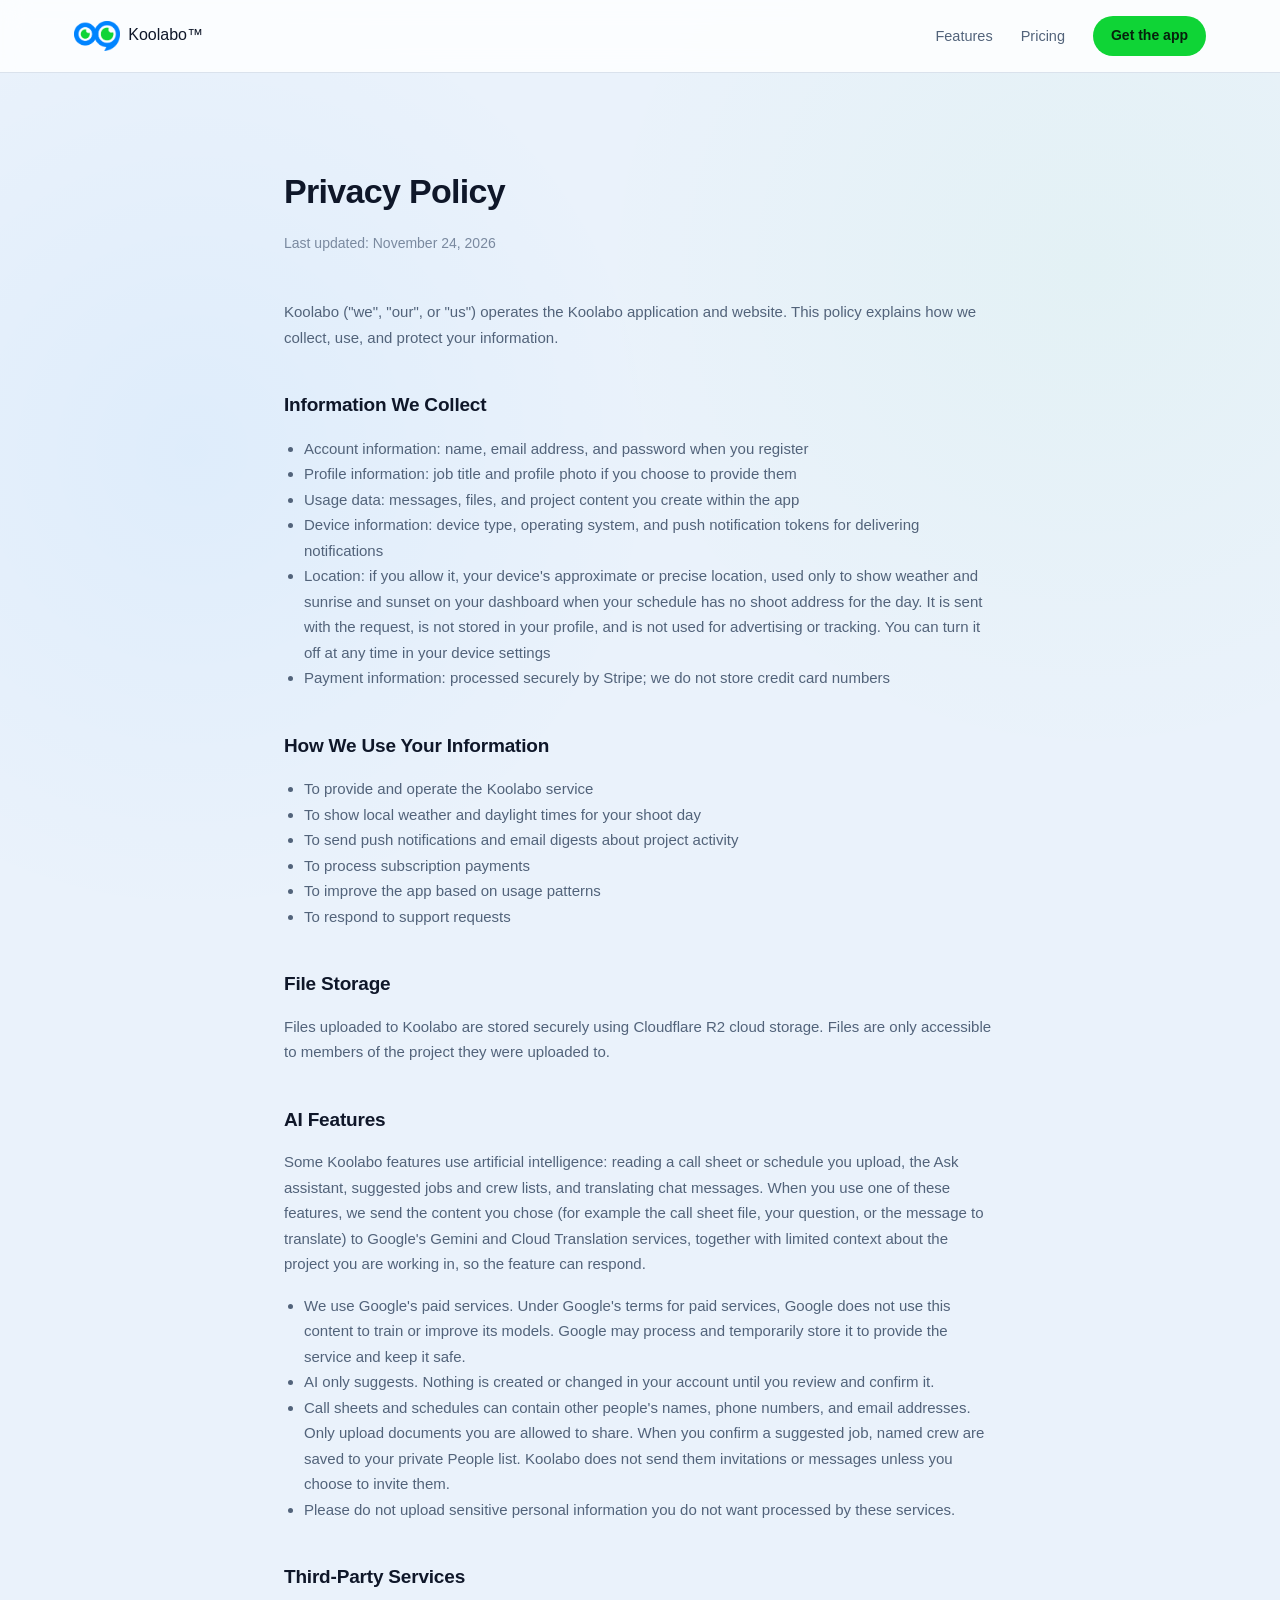
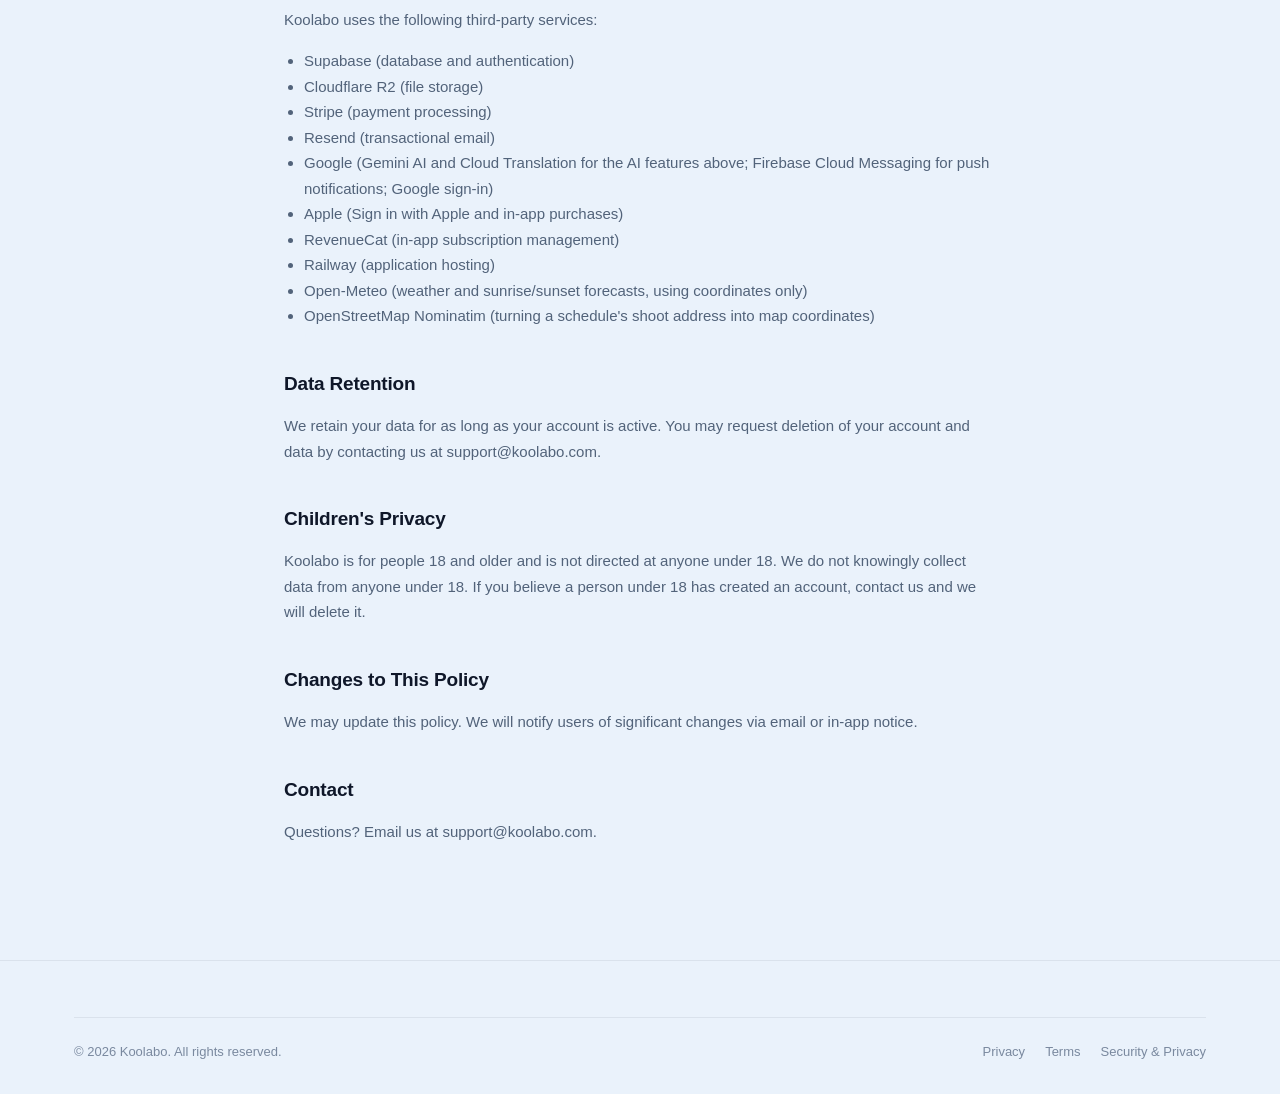
<file: privacy.html>
<!doctype html>
<html lang="en">
<head>
<meta charset="UTF-8">
<meta name="viewport" content="width=device-width, initial-scale=1.0">
<title>Privacy Policy | Koolabo</title>
<link rel="icon" href="assets/favicon.png">
<link rel="stylesheet" href="assets/style.css">
</head>
<body>
<header class="nav">
  <div class="nav-inner">
    <a href="index.html" class="brand"><img src="assets/koolabo-icon.png" alt="Koolabo"> Koolabo&#8482;</a>
    <nav class="nav-links">
      <a href="index.html#features">Features</a>
      <a href="index.html#pricing">Pricing</a>
      <a href="https://apps.apple.com/us/app/koolabo/id6770543274" class="nav-cta">Get the app</a>
    </nav>
  </div>
</header>

<section class="legal-page">
  <div class="wrap">
    <h1>Privacy Policy</h1>
    <p class="updated">Last updated: November 24, 2026</p>

    <p>Koolabo ("we", "our", or "us") operates the Koolabo application and website. This policy explains how we collect, use, and protect your information.</p>

    <h2>Information We Collect</h2>
    <ul>
      <li>Account information: name, email address, and password when you register</li>
      <li>Profile information: job title and profile photo if you choose to provide them</li>
      <li>Usage data: messages, files, and project content you create within the app</li>
      <li>Device information: device type, operating system, and push notification tokens for delivering notifications</li>
      <li>Location: if you allow it, your device's approximate or precise location, used only to show weather and sunrise and sunset on your dashboard when your schedule has no shoot address for the day. It is sent with the request, is not stored in your profile, and is not used for advertising or tracking. You can turn it off at any time in your device settings</li>
      <li>Payment information: processed securely by Stripe; we do not store credit card numbers</li>
    </ul>

    <h2>How We Use Your Information</h2>
    <ul>
      <li>To provide and operate the Koolabo service</li>
      <li>To show local weather and daylight times for your shoot day</li>
      <li>To send push notifications and email digests about project activity</li>
      <li>To process subscription payments</li>
      <li>To improve the app based on usage patterns</li>
      <li>To respond to support requests</li>
    </ul>

    <h2>File Storage</h2>
    <p>Files uploaded to Koolabo are stored securely using Cloudflare R2 cloud storage. Files are only accessible to members of the project they were uploaded to.</p>

    <h2>AI Features</h2>
    <p>Some Koolabo features use artificial intelligence: reading a call sheet or schedule you upload, the Ask assistant, suggested jobs and crew lists, and translating chat messages. When you use one of these features, we send the content you chose (for example the call sheet file, your question, or the message to translate) to Google's Gemini and Cloud Translation services, together with limited context about the project you are working in, so the feature can respond.</p>
    <ul>
      <li>We use Google's paid services. Under Google's terms for paid services, Google does not use this content to train or improve its models. Google may process and temporarily store it to provide the service and keep it safe.</li>
      <li>AI only suggests. Nothing is created or changed in your account until you review and confirm it.</li>
      <li>Call sheets and schedules can contain other people's names, phone numbers, and email addresses. Only upload documents you are allowed to share. When you confirm a suggested job, named crew are saved to your private People list. Koolabo does not send them invitations or messages unless you choose to invite them.</li>
      <li>Please do not upload sensitive personal information you do not want processed by these services.</li>
    </ul>

    <h2>Third-Party Services</h2>
    <p>Koolabo uses the following third-party services:</p>
    <ul>
      <li>Supabase (database and authentication)</li>
      <li>Cloudflare R2 (file storage)</li>
      <li>Stripe (payment processing)</li>
      <li>Resend (transactional email)</li>
      <li>Google (Gemini AI and Cloud Translation for the AI features above; Firebase Cloud Messaging for push notifications; Google sign-in)</li>
      <li>Apple (Sign in with Apple and in-app purchases)</li>
      <li>RevenueCat (in-app subscription management)</li>
      <li>Railway (application hosting)</li>
      <li>Open-Meteo (weather and sunrise/sunset forecasts, using coordinates only)</li>
      <li>OpenStreetMap Nominatim (turning a schedule's shoot address into map coordinates)</li>
    </ul>

    <h2>Data Retention</h2>
    <p>We retain your data for as long as your account is active. You may request deletion of your account and data by contacting us at <a href="mailto:support@koolabo.com">support@koolabo.com</a>.</p>

    <h2>Children's Privacy</h2>
    <p>Koolabo is for people 18 and older and is not directed at anyone under 18. We do not knowingly collect data from anyone under 18. If you believe a person under 18 has created an account, contact us and we will delete it.</p>

    <h2>Changes to This Policy</h2>
    <p>We may update this policy. We will notify users of significant changes via email or in-app notice.</p>

    <h2>Contact</h2>
    <p>Questions? Email us at <a href="mailto:support@koolabo.com">support@koolabo.com</a>.</p>
  </div>
</section>

<footer>
  <div class="wrap">
    <div class="footer-bottom">
      <span>© 2026 Koolabo. All rights reserved.</span>
      <div class="legal-links">
        <a href="privacy.html">Privacy</a>
        <a href="terms.html">Terms</a>
        <a href="security.html">Security &amp; Privacy</a>
      </div>
    </div>
  </div>
</footer>
</body>
</html>
</file>
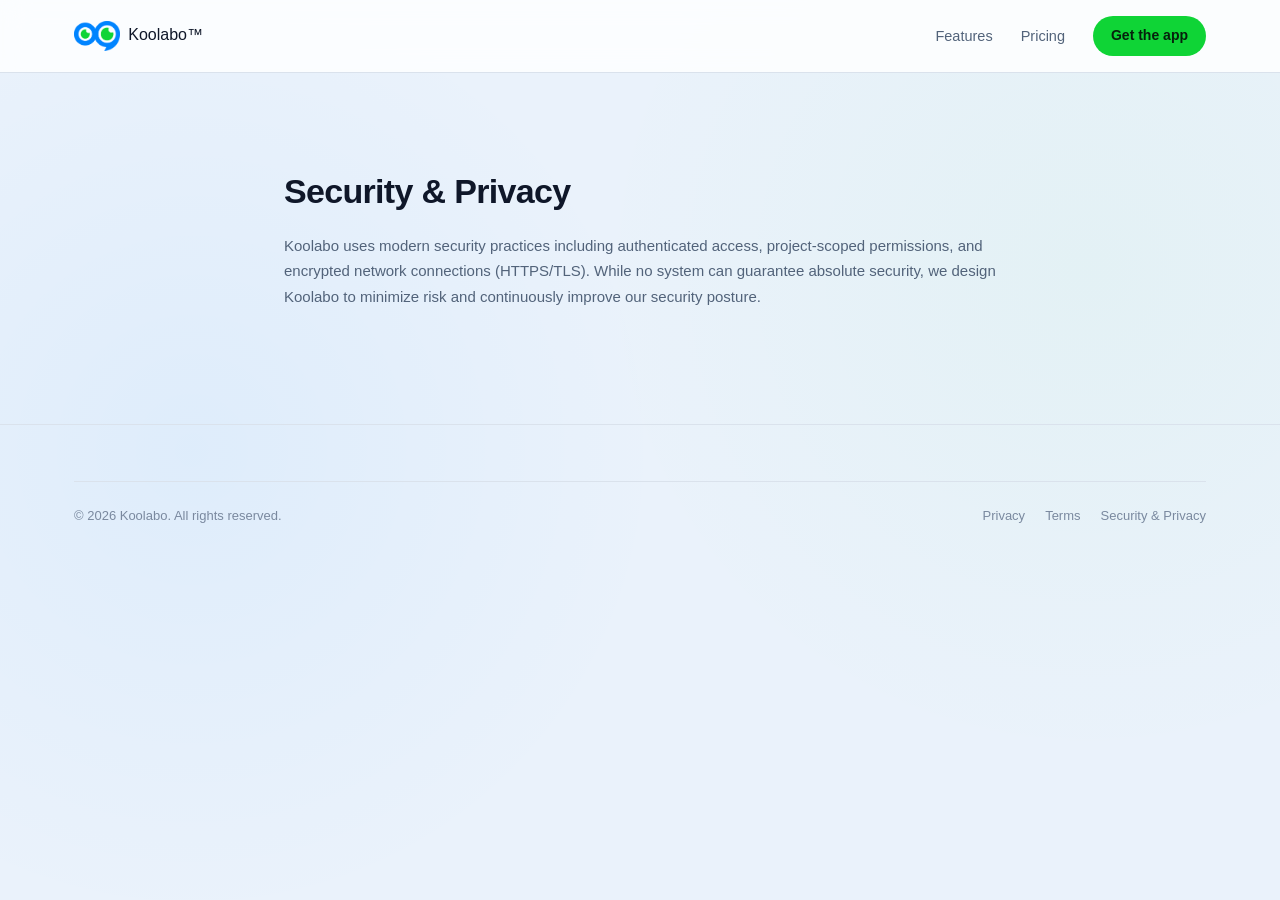
<file: security.html>
<!doctype html>
<html lang="en">
<head>
<meta charset="UTF-8">
<meta name="viewport" content="width=device-width, initial-scale=1.0">
<title>Security & Privacy | Koolabo</title>
<link rel="icon" href="assets/favicon.png">
<link rel="stylesheet" href="assets/style.css">
</head>
<body>
<header class="nav">
  <div class="nav-inner">
    <a href="index.html" class="brand"><img src="assets/koolabo-icon.png" alt="Koolabo"> Koolabo&#8482;</a>
    <nav class="nav-links">
      <a href="index.html#features">Features</a>
      <a href="index.html#pricing">Pricing</a>
      <a href="https://apps.apple.com/us/app/koolabo/id6770543274" class="nav-cta">Get the app</a>
    </nav>
  </div>
</header>

<section class="legal-page">
  <div class="wrap">
    <h1>Security &amp; Privacy</h1>
    <p>Koolabo uses modern security practices including authenticated access, project-scoped permissions, and encrypted network connections (HTTPS/TLS). While no system can guarantee absolute security, we design Koolabo to minimize risk and continuously improve our security posture.</p>
  </div>
</section>

<footer>
  <div class="wrap">
    <div class="footer-bottom">
      <span>© 2026 Koolabo. All rights reserved.</span>
      <div class="legal-links">
        <a href="privacy.html">Privacy</a>
        <a href="terms.html">Terms</a>
        <a href="security.html">Security &amp; Privacy</a>
      </div>
    </div>
  </div>
</footer>
</body>
</html>
</file>
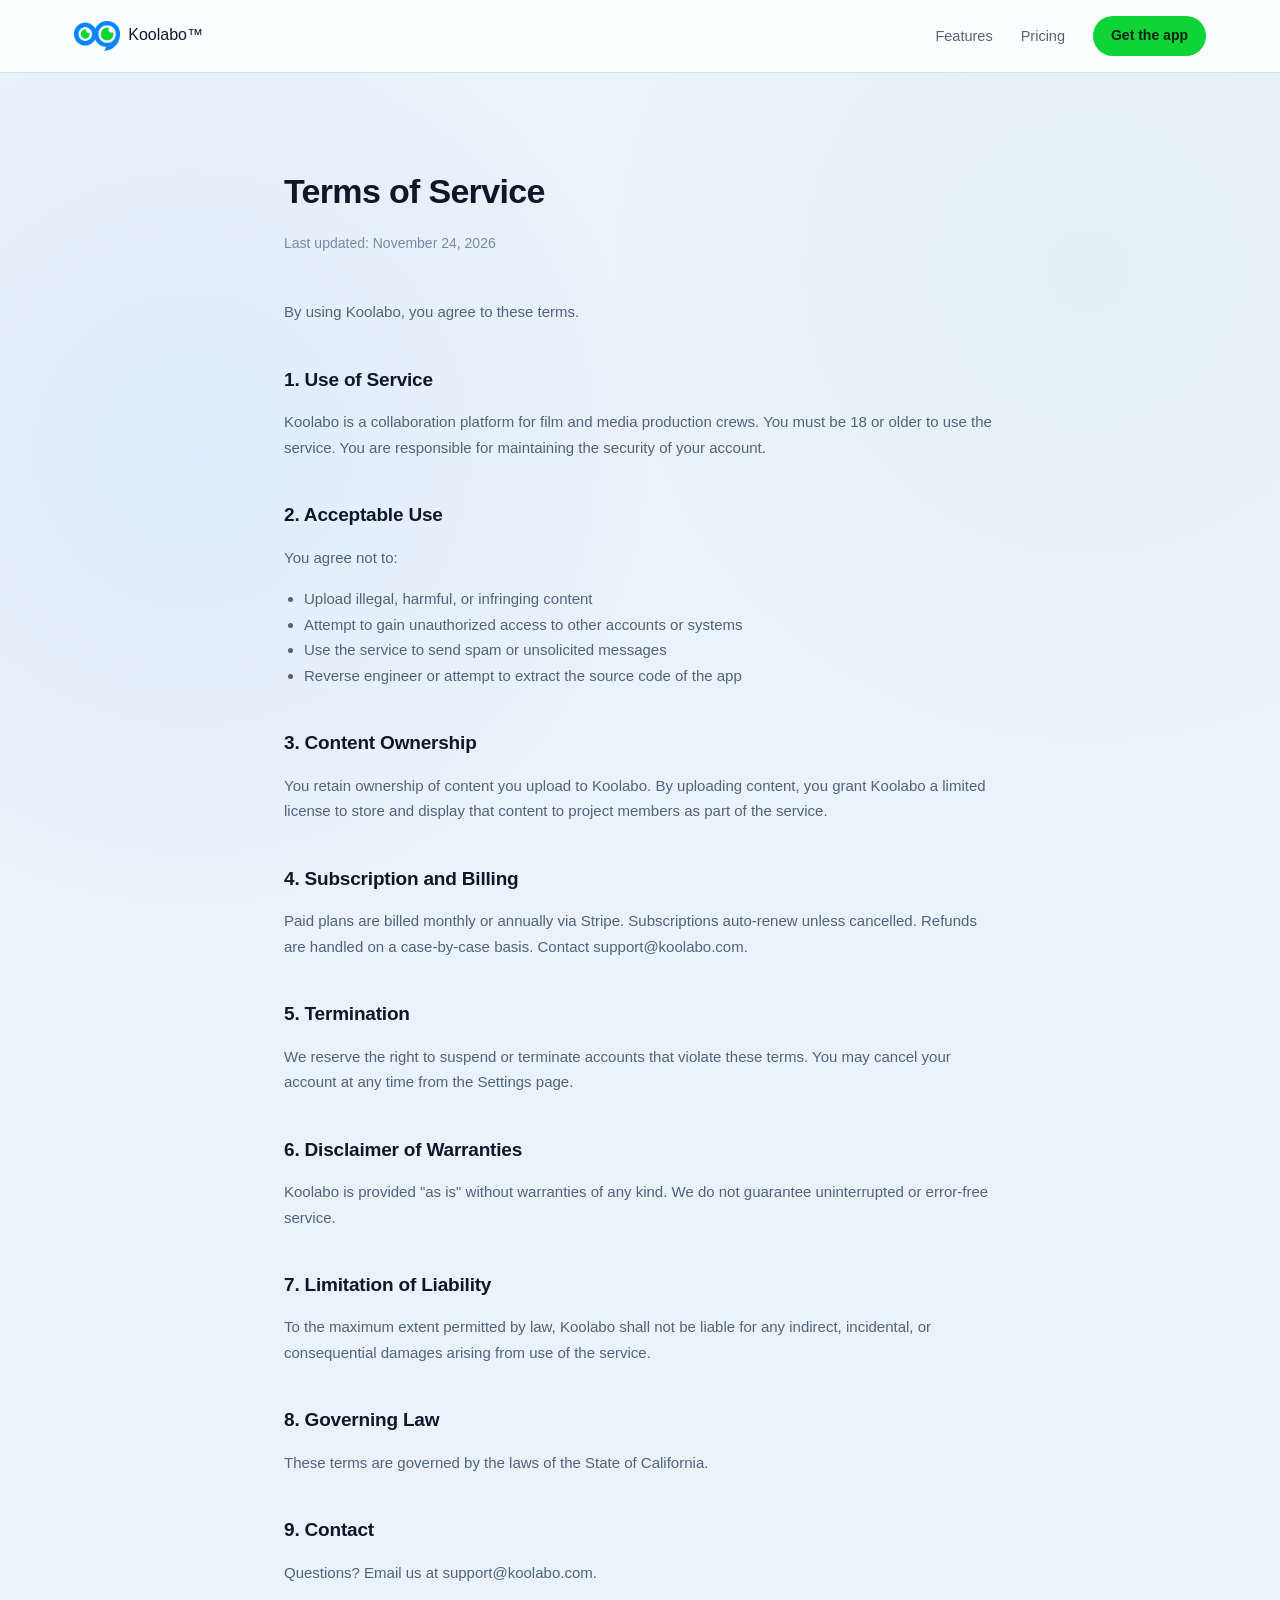
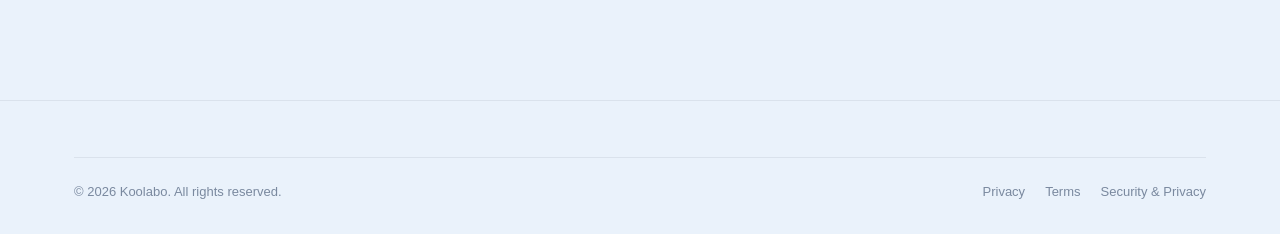
<file: terms.html>
<!doctype html>
<html lang="en">
<head>
<meta charset="UTF-8">
<meta name="viewport" content="width=device-width, initial-scale=1.0">
<title>Terms of Service | Koolabo</title>
<link rel="icon" href="assets/favicon.png">
<link rel="stylesheet" href="assets/style.css">
</head>
<body>
<header class="nav">
  <div class="nav-inner">
    <a href="index.html" class="brand"><img src="assets/koolabo-icon.png" alt="Koolabo"> Koolabo&#8482;</a>
    <nav class="nav-links">
      <a href="index.html#features">Features</a>
      <a href="index.html#pricing">Pricing</a>
      <a href="https://apps.apple.com/us/app/koolabo/id6770543274" class="nav-cta">Get the app</a>
    </nav>
  </div>
</header>

<section class="legal-page">
  <div class="wrap">
    <h1>Terms of Service</h1>
    <p class="updated">Last updated: November 24, 2026</p>

    <p>By using Koolabo, you agree to these terms.</p>

    <h2>1. Use of Service</h2>
    <p>Koolabo is a collaboration platform for film and media production crews. You must be 18 or older to use the service. You are responsible for maintaining the security of your account.</p>

    <h2>2. Acceptable Use</h2>
    <p>You agree not to:</p>
    <ul>
      <li>Upload illegal, harmful, or infringing content</li>
      <li>Attempt to gain unauthorized access to other accounts or systems</li>
      <li>Use the service to send spam or unsolicited messages</li>
      <li>Reverse engineer or attempt to extract the source code of the app</li>
    </ul>

    <h2>3. Content Ownership</h2>
    <p>You retain ownership of content you upload to Koolabo. By uploading content, you grant Koolabo a limited license to store and display that content to project members as part of the service.</p>

    <h2>4. Subscription and Billing</h2>
    <p>Paid plans are billed monthly or annually via Stripe. Subscriptions auto-renew unless cancelled. Refunds are handled on a case-by-case basis. Contact <a href="mailto:support@koolabo.com">support@koolabo.com</a>.</p>

    <h2>5. Termination</h2>
    <p>We reserve the right to suspend or terminate accounts that violate these terms. You may cancel your account at any time from the Settings page.</p>

    <h2>6. Disclaimer of Warranties</h2>
    <p>Koolabo is provided "as is" without warranties of any kind. We do not guarantee uninterrupted or error-free service.</p>

    <h2>7. Limitation of Liability</h2>
    <p>To the maximum extent permitted by law, Koolabo shall not be liable for any indirect, incidental, or consequential damages arising from use of the service.</p>

    <h2>8. Governing Law</h2>
    <p>These terms are governed by the laws of the State of California.</p>

    <h2>9. Contact</h2>
    <p>Questions? Email us at <a href="mailto:support@koolabo.com">support@koolabo.com</a>.</p>
  </div>
</section>

<footer>
  <div class="wrap">
    <div class="footer-bottom">
      <span>© 2026 Koolabo. All rights reserved.</span>
      <div class="legal-links">
        <a href="privacy.html">Privacy</a>
        <a href="terms.html">Terms</a>
        <a href="security.html">Security &amp; Privacy</a>
      </div>
    </div>
  </div>
</footer>
</body>
</html>
</file>
<file: assets/style.css>
:root {
  /* Light theme — matches the app's approved light palette
     (client/src/index.css :root.light, Aug 2026) */
  --bg: hsl(212, 68%, 95%);
  --bg-elev: #ffffff;
  --border: hsl(212, 32%, 89%);
  --border-strong: hsl(212, 22%, 78%);
  --text: hsl(222, 47%, 11%);
  --text-dim: hsl(215, 20%, 40%);
  --text-dimmer: hsl(215, 16%, 55%);
  --blue: #0084FF;
  --blue-soft: rgba(0,132,255,0.10);
  --green: #0FD436;
  --green-soft: rgba(15,212,54,0.12);
  --teal: #0c8f76;
}
* { box-sizing: border-box; }
html { scroll-behavior: smooth; }
body {
  margin: 0;
  background: var(--bg);
  background-image:
    radial-gradient(circle at 15% 50%, rgba(0, 132, 255, 0.05) 0%, transparent 40%),
    radial-gradient(circle at 85% 30%, rgba(15, 212, 54, 0.03) 0%, transparent 40%);
  background-attachment: fixed;
  color: var(--text);
  font-family: -apple-system, BlinkMacSystemFont, "SF Pro Text", "Segoe UI", Inter, Roboto, sans-serif;
  line-height: 1.55;
  -webkit-font-smoothing: antialiased;
}
a { color: inherit; text-decoration: none; }
img { max-width: 100%; display: block; }
.wrap { max-width: 1180px; margin: 0 auto; padding: 0 24px; }

header.nav {
  position: sticky; top: 0; z-index: 50;
  background: rgba(255,255,255,0.82);
  backdrop-filter: blur(14px); -webkit-backdrop-filter: blur(14px);
  border-bottom: 1px solid var(--border);
}
.nav-inner {
  display: flex; align-items: center; justify-content: space-between;
  padding: 16px 24px; max-width: 1180px; margin: 0 auto;
}
.brand { display: flex; align-items: center; gap: 8px; }
.brand img { height: 30px; width: auto; }
.btn-green {
  background: var(--green); color: #06210c !important; font-weight: 700;
  padding: 11px 22px; border-radius: 100px; font-size: 15px;
  box-shadow: 0 6px 20px rgba(15,212,54,0.22);
  transition: transform .15s ease, box-shadow .15s ease;
  display: inline-block;
}
.btn-green:hover { transform: translateY(-1px); box-shadow: 0 8px 26px rgba(15,212,54,0.3); }

.hero { padding: 90px 24px 40px; text-align: center; position: relative; overflow: hidden; }
.hero::before {
  content: ""; position: absolute; top: -260px; left: 50%; transform: translateX(-50%);
  width: 1000px; height: 640px;
  background: radial-gradient(ellipse at center, rgba(0,132,255,0.14) 0%, rgba(15,212,54,0.07) 45%, transparent 72%);
  filter: blur(20px); pointer-events: none;
}
.hero-logo { max-width: 420px; width: 80%; margin: 0 auto 18px; position: relative; }
.hero h1 {
  font-family: 'Source Serif 4', serif;
  font-size: clamp(32px, 5vw, 54px); font-weight: 700; letter-spacing: -0.01em;
  margin: 0 0 8px; position: relative;
}
.hero p.sub {
  color: var(--text-dim); font-size: clamp(16px, 2vw, 19px);
  max-width: 520px; margin: 0 auto 20px; position: relative;
}
.hero-ctas { display: flex; align-items: center; justify-content: center; gap: 14px; flex-wrap: wrap; position: relative; margin-bottom: 28px; }
.store-badges { display: flex; align-items: center; justify-content: center; gap: 12px; flex-wrap: wrap; position: relative; margin-bottom: 56px; }
.store-badge {
  display: flex; align-items: center; gap: 9px;
  background: var(--bg-elev); border: 1px solid var(--border);
  padding: 9px 16px; border-radius: 12px; font-size: 12.5px; color: var(--text-dim);
  box-shadow: 0 1px 3px rgba(15,23,42,0.04);
}
.store-badge svg { width: 20px; height: 20px; flex-shrink: 0; }
.store-badge .label { display: flex; flex-direction: column; align-items: flex-start; line-height: 1.2; }
.store-badge .label b { color: var(--text); font-size: 14px; }
.store-badge.disabled { opacity: 0.5; }

.shot-frame {
  max-width: 1040px; margin: 0 auto; border-radius: 18px;
  border: 1px solid var(--border-strong);
  box-shadow: 0 40px 100px -30px rgba(0,132,255,0.18), 0 20px 50px -20px rgba(15,23,42,0.12);
  overflow: hidden; position: relative;
}
.shot-frame img { width: 100%; }
.tap-hint {
  text-align: center; font-size: 12.5px; color: var(--text-dimmer); margin-top: 14px;
}

.feature-row {
  padding: 100px 24px;
  display: grid; grid-template-columns: 1fr; gap: 40px; align-items: center;
}
.feature-row .wrap-inner { max-width: 1180px; margin: 0 auto; display: grid; grid-template-columns: 0.85fr 1.15fr; gap: 56px; align-items: center; }
.feature-row.reverse .wrap-inner { grid-template-columns: 1.15fr 0.85fr; }
.feature-row.reverse .feature-text { order: 2; }
.feature-row.reverse .feature-shot { order: 1; }
.feature-text .kicker { color: var(--teal); font-size: 13px; font-weight: 700; letter-spacing: 0.04em; text-transform: uppercase; margin-bottom: 14px; }
.feature-text h2 { font-size: clamp(26px, 3.2vw, 36px); letter-spacing: -0.02em; margin: 0 0 16px; line-height: 1.15; }
.feature-text p { color: var(--text-dim); font-size: 16px; margin: 0; }
.feature-shot { border-radius: 16px; border: 1px solid var(--border-strong); overflow: hidden; box-shadow: 0 24px 60px -20px rgba(15,23,42,0.12); }
.feature-shot img { width: 100%; }

.feature-shot img, .shot-frame img { cursor: zoom-in; }

.lightbox-overlay {
  position: fixed; inset: 0; background: rgba(10,15,26,0.88);
  display: flex; align-items: center; justify-content: center;
  padding: 48px; z-index: 999; opacity: 0; visibility: hidden;
  transition: opacity 0.18s ease;
}
.lightbox-overlay.active { opacity: 1; visibility: visible; }
.lightbox-overlay img {
  max-width: 90vw; max-height: 90vh; border-radius: 12px;
  box-shadow: 0 30px 80px rgba(0,0,0,0.45); cursor: default;
}
.lightbox-close {
  position: absolute; top: 20px; right: 24px; width: 42px; height: 42px;
  border-radius: 50%; border: none; background: rgba(255,255,255,0.14);
  color: #fff; font-size: 26px; line-height: 1; cursor: pointer;
  display: flex; align-items: center; justify-content: center;
}
.lightbox-close:hover { background: rgba(255,255,255,0.24); }
@media (max-width: 560px) {
  .lightbox-overlay { padding: 20px; }
  .lightbox-close { top: 12px; right: 12px; }
}



.translation-badge {
  display: inline-flex; align-items: center; gap: 8px;
  background: var(--blue-soft); border: 1px solid rgba(0,132,255,0.3);
  color: var(--blue); font-size: 12.5px; font-weight: 700; letter-spacing: 0.04em;
  padding: 7px 14px; border-radius: 100px; margin-top: 18px;
}
.translation-badge .dot { width: 6px; height: 6px; border-radius: 50%; background: var(--blue); }

.ai-section { padding: 100px 24px; background: linear-gradient(180deg, transparent, rgba(0,132,255,0.05) 40%, transparent); }
.ai-section .wrap-inner { max-width: 1180px; margin: 0 auto; display: grid; grid-template-columns: 0.9fr 1.1fr; gap: 56px; align-items: center; }
.ai-badge {
  display: inline-flex; align-items: center; gap: 8px; font-size: 12px; font-weight: 700;
  color: #b3720f; background: rgba(255,176,32,0.14); border: 1px solid rgba(255,176,32,0.35);
  padding: 6px 13px; border-radius: 100px; margin-bottom: 18px; letter-spacing: 0.03em;
}
.ai-section h2 { font-size: clamp(26px, 3.2vw, 38px); letter-spacing: -0.02em; margin: 0 0 16px; line-height: 1.15; }
.ai-section > .wrap-inner > .feature-text > p { color: var(--text-dim); font-size: 16px; margin-bottom: 22px; }
.ai-list { list-style: none; padding: 0; margin: 0; display: flex; flex-direction: column; gap: 12px; }
.ai-list li { display: flex; align-items: flex-start; gap: 10px; font-size: 15px; color: var(--text-dim); }
.ai-list svg { width: 18px; height: 18px; color: var(--green); flex-shrink: 0; margin-top: 2px; }

.schedule-section { padding: 90px 24px; }
.schedule-card {
  max-width: 1180px; margin: 0 auto;
  background: var(--bg-elev); border: 1px solid var(--border-strong);
  border-radius: 22px; padding: 56px; text-align: center;
  background-image: radial-gradient(ellipse at top, rgba(15,212,54,0.08), transparent 60%);
  box-shadow: 0 24px 60px -24px rgba(15,23,42,0.1);
}
.schedule-card .kicker { color: var(--green); font-size: 13px; font-weight: 700; letter-spacing: 0.04em; text-transform: uppercase; margin-bottom: 16px; }
.schedule-card h2 { font-size: clamp(26px, 3.4vw, 38px); letter-spacing: -0.02em; margin: 0 0 16px; max-width: 720px; margin-left: auto; margin-right: auto; }
.schedule-card p { color: var(--text-dim); font-size: 16.5px; max-width: 640px; margin: 0 auto 28px; }
.schedule-note { font-size: 13.5px; color: var(--text-dimmer); max-width: 560px; margin: 24px auto 0; }

.pricing-section { padding: 100px 24px; }
.section-head { text-align: center; max-width: 620px; margin: 0 auto 56px; }
.section-head h2 { font-size: clamp(28px, 3.6vw, 40px); letter-spacing: -0.02em; margin: 0 0 12px; }
.section-head p { color: var(--text-dim); font-size: 16.5px; margin: 0; }
.pricing-grid { display: grid; grid-template-columns: repeat(4, 1fr); gap: 18px; max-width: 1180px; margin: 0 auto; align-items: stretch; }
.price-card {
  background: var(--bg-elev); border: 1px solid var(--border); border-radius: 18px;
  padding: 30px 24px; display: flex; flex-direction: column; position: relative;
  box-shadow: 0 2px 8px rgba(15,23,42,0.04);
}
.price-card.featured { border-color: rgba(15,212,54,0.4); background: linear-gradient(180deg, rgba(15,212,54,0.08), var(--bg-elev) 45%); box-shadow: 0 12px 32px -12px rgba(15,212,54,0.18); }
.price-card.featured::before {
  content: "Most Popular"; position: absolute; top: -12px; left: 50%; transform: translateX(-50%);
  background: var(--green); color: #06210c; font-size: 11px; font-weight: 800;
  padding: 5px 13px; border-radius: 100px;
}
.price-card h3 { font-size: 18px; margin: 0 0 6px; }
.price-card .tagline { color: var(--text-dimmer); font-size: 13px; margin: 0 0 20px; min-height: 34px; }
.price-card .amount { font-size: 34px; font-weight: 800; letter-spacing: -0.02em; }
.price-card .amount span { font-size: 14px; font-weight: 500; color: var(--text-dimmer); }
.price-card .per { color: var(--text-dimmer); font-size: 12.5px; margin-bottom: 22px; }
.price-card ul { list-style: none; margin: 0 0 24px; padding: 0; flex: 1; }
.price-card li { display: flex; align-items: flex-start; gap: 8px; font-size: 13.5px; color: var(--text-dim); padding: 6px 0; }
.price-card li svg { width: 15px; height: 15px; margin-top: 2px; flex-shrink: 0; color: var(--green); }
.price-card a { text-align: center; padding: 11px; border-radius: 100px; font-weight: 700; font-size: 14px; border: 1px solid var(--border-strong); }
.price-card.featured a { background: var(--green); color: #06210c; border-color: transparent; }
.pricing-footnote { text-align: center; color: var(--text-dimmer); font-size: 13.5px; margin-top: 32px; }

footer { border-top: 1px solid var(--border); padding: 56px 24px 32px; }
.footer-grid { display: grid; grid-template-columns: 1.4fr 1fr 1fr 1fr; gap: 32px; margin-bottom: 40px; max-width: 1180px; margin-left: auto; margin-right: auto; }
.footer-brand .brand { margin-bottom: 12px; }
.footer-brand img { height: 26px; }
.footer-brand p { color: var(--text-dimmer); font-size: 13.5px; max-width: 260px; margin: 12px 0 0; }
.footer-col h5 { font-size: 12px; text-transform: uppercase; letter-spacing: 0.05em; color: var(--text-dimmer); margin: 0 0 14px; }
.footer-col a { display: block; color: var(--text-dim); font-size: 14px; padding: 6px 0; }
.footer-col a:hover { color: var(--text); }
.footer-bottom {
  display: flex; align-items: center; justify-content: space-between; flex-wrap: wrap; gap: 12px;
  border-top: 1px solid var(--border); padding-top: 24px; color: var(--text-dimmer); font-size: 13px;
  max-width: 1180px; margin: 0 auto;
}
.footer-bottom .legal-links { display: flex; gap: 20px; }
.credit-footnote {
  max-width: 1180px; margin: 16px auto 0; padding-top: 16px; border-top: 1px solid var(--border);
  font-size: 11.5px; color: var(--text-dimmer); line-height: 1.6;
}

.legal-page { padding: 64px 24px 100px; }
.legal-page .wrap { max-width: 760px; }
.legal-page h1 { font-size: 34px; letter-spacing: -0.02em; margin-bottom: 8px; }
.legal-page .updated { color: var(--text-dimmer); font-size: 14px; margin-bottom: 44px; }
.legal-page h2 { font-size: 19px; margin: 40px 0 12px; letter-spacing: -0.01em; }
.legal-page p, .legal-page li { color: var(--text-dim); font-size: 15px; line-height: 1.7; }
.legal-page ul { padding-left: 20px; }
.legal-note {
  background: var(--bg-elev); border: 1px solid var(--border-strong); border-left: 3px solid var(--green);
  border-radius: 10px; padding: 16px 18px; font-size: 13.5px; color: var(--text-dim); margin-bottom: 40px;
}

.nav-links { display: flex; align-items: center; gap: 28px; }
.nav-links a { color: var(--text-dim); font-size: 14.5px; font-weight: 500; }
.nav-links a:hover { color: var(--text); }
.nav-links a.nav-cta {
  background: var(--green); color: #06210c; font-weight: 700; padding: 9px 18px; border-radius: 100px; font-size: 14px;
}
.nav-links a.nav-cta:hover { color: #06210c; }

@media (max-width: 900px) {
  .feature-row .wrap-inner, .ai-section .wrap-inner { grid-template-columns: 1fr !important; gap: 32px; }
  .feature-row.reverse .feature-text, .feature-row.reverse .feature-shot { order: unset; }
  .pricing-grid { grid-template-columns: 1fr 1fr; }
  .footer-grid { grid-template-columns: 1fr 1fr; }
}
@media (max-width: 560px) {
  .pricing-grid { grid-template-columns: 1fr; }
  .nav-links { gap: 14px; }
}
</file>
